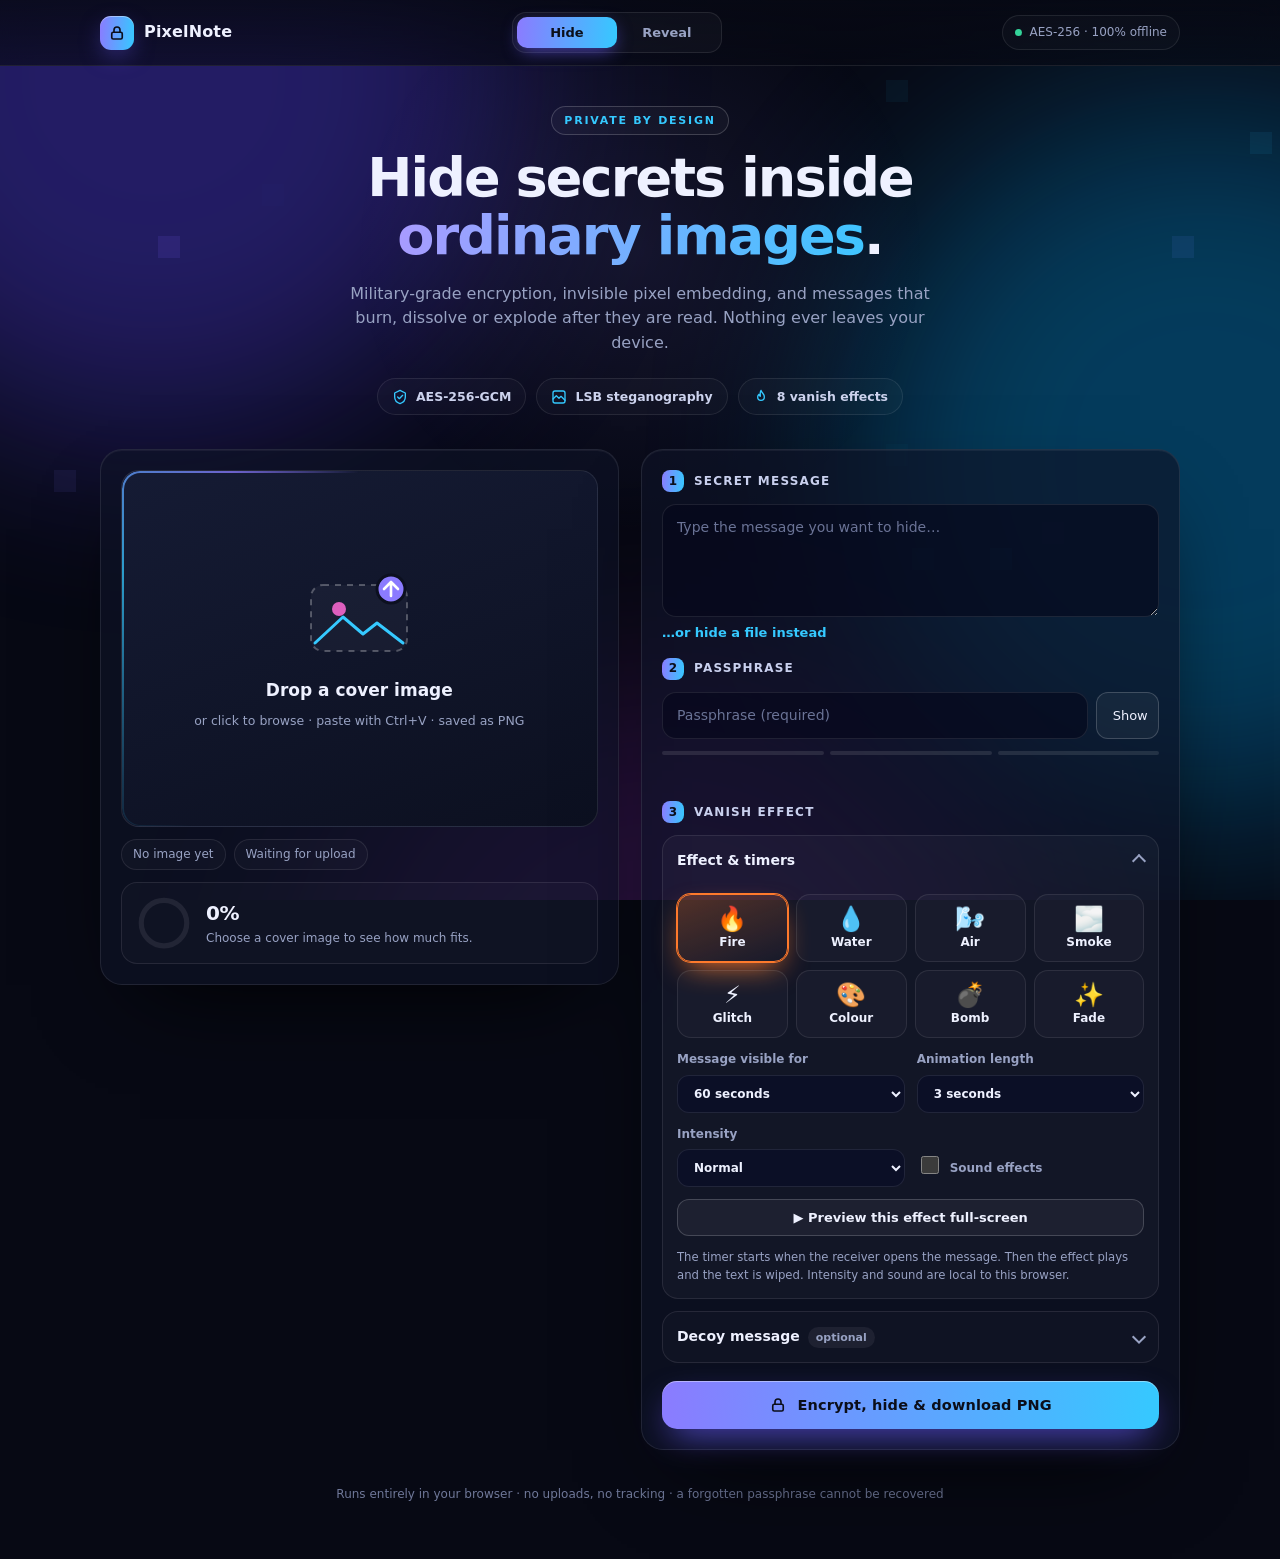
<file: index.html>
<!doctype html>
<html lang="en">
<head>
  <meta charset="utf-8">
  <meta name="viewport" content="width=device-width,initial-scale=1">
  <meta name="theme-color" content="#070914">
  <title>PixelNote — Hide encrypted notes inside images</title>
  <meta name="description" content="Encrypt a message, hide it inside an ordinary image, and reveal it later with cinematic vanish effects. Everything runs in your browser.">
  <link rel="manifest" href="manifest.webmanifest">
  <link rel="icon" href="icon.svg" type="image/svg+xml">
  <link rel="stylesheet" href="style.css">
</head>
<body>
  <canvas id="bg" aria-hidden="true"></canvas>
  <div class="aurora" aria-hidden="true"><i></i><i></i><i></i></div>

  <header class="top">
    <div class="top-in">
      <div class="logo">
        <span class="logo-mark" aria-hidden="true"><svg viewBox="0 0 24 24" width="18" height="18" fill="none" stroke="currentColor" stroke-width="2.2" stroke-linecap="round" stroke-linejoin="round"><rect x="5" y="11" width="14" height="9" rx="2"/><path d="M8 11V8a4 4 0 0 1 8 0v3"/></svg></span>
        <b>PixelNote</b>
      </div>
      <nav class="tabs" role="tablist" data-i="0">
        <span class="tab-ind" aria-hidden="true"></span>
        <button role="tab" data-tab="hide" type="button">Hide</button>
        <button role="tab" data-tab="reveal" type="button">Reveal</button>
      </nav>
      <div class="badge"><i class="dot"></i><span>AES-256 · 100% offline</span></div>
    </div>
  </header>

  <main class="shell">
    <section class="hero">
      <p class="eyebrow">Private by design</p>
      <h1>Hide secrets inside <em>ordinary images</em>.</h1>
      <p class="lead">Military-grade encryption, invisible pixel embedding, and messages that burn, dissolve or explode after they are read. Nothing ever leaves your device.</p>
      <ul class="pills">
        <li><svg viewBox="0 0 24 24"><path d="M12 2l8 4v6c0 5-3.5 8.5-8 10-4.5-1.5-8-5-8-10V6z"/><path d="M8.5 12l2.5 2.5L16 9.5"/></svg>AES-256-GCM</li>
        <li><svg viewBox="0 0 24 24"><rect x="3" y="3" width="18" height="18" rx="3"/><path d="M3 15l5-5 4 4 3-3 6 6"/></svg>LSB steganography</li>
        <li><svg viewBox="0 0 24 24"><path d="M12 2c1 4 5 5 5 10a5 5 0 0 1-10 0c0-2 1-3 2-4 0 2 1 3 2 3 0-4-1-6 1-9z"/></svg>8 vanish effects</li>
      </ul>
    </section>

    <!-- ===================== HIDE ===================== -->
    <section id="hide" class="panel">
      <div class="card col-stage">
        <label class="drop" id="drop-hide">
          <input type="file" id="f-hide" accept="image/*" class="sr">
          <img id="prev-hide" class="prev" alt="Cover image preview" hidden>
          <span class="scan" aria-hidden="true"></span>
          <div class="drop-empty">
            <svg class="drop-art" viewBox="0 0 120 96" aria-hidden="true">
              <rect class="fr" x="12" y="18" width="96" height="66" rx="12"/>
              <circle class="sun" cx="40" cy="42" r="7"/>
              <path class="hill" d="M16 76l28-26 20 17 14-11 26 20"/>
              <g class="up"><circle cx="92" cy="22" r="14"/><path d="M92 29V15M85 22l7-7 7 7"/></g>
            </svg>
            <strong id="name-hide">Drop a cover image</strong>
            <small class="drop-sub">or click to browse · paste with Ctrl+V · saved as PNG</small>
          </div>
          <div class="drop-bar"><span id="bar-hide"></span><em>Change</em></div>
        </label>
        <div class="stats"><span id="dim-hide">No image yet</span><span id="ready-hide">Waiting for upload</span></div>
        <div class="cap" id="capbox">
          <svg viewBox="0 0 64 64" class="ring" aria-hidden="true"><circle class="trk" cx="32" cy="32" r="26"/><circle class="arc" id="cap-arc" cx="32" cy="32" r="26"/></svg>
          <div><b id="cap-pct">0%</b><small id="cap"></small></div>
        </div>
      </div>

      <div class="card col-form">
        <div class="lbl"><b>1</b>Secret message</div>
        <div id="text-box" class="stack">
          <textarea id="msg" rows="4" placeholder="Type the message you want to hide…"></textarea>
          <button class="link" id="attach" type="button">…or hide a file instead</button>
          <input type="file" id="f-payload" class="sr" tabindex="-1">
        </div>
        <div id="chip" class="chip" hidden>
          <svg class="file-ic" viewBox="0 0 24 24" aria-hidden="true"><path d="M14 3H7a2 2 0 0 0-2 2v14a2 2 0 0 0 2 2h10a2 2 0 0 0 2-2V8z"/><path d="M14 3v5h5"/></svg>
          <span id="chip-name"></span>
          <button id="chip-x" type="button" aria-label="Remove file">×</button>
          <i class="fill"></i>
        </div>

        <div class="lbl"><b>2</b>Passphrase</div>
        <div class="row">
          <input id="pass-hide" type="password" placeholder="Passphrase (required)" autocomplete="off">
          <button class="btn eye" type="button" data-for="pass-hide">Show</button>
        </div>
        <div class="meter" id="meter-bar" data-level=""><i></i><i></i><i></i></div>
        <small id="meter"></small>

        <div class="lbl"><b>3</b>Vanish effect</div>
        <details class="settings" open>
          <summary>Effect &amp; timers</summary>
          <div class="fx-grid" role="group" aria-label="Vanish effect">
            <button type="button" class="fx-chip" data-fx="fire"><span>🔥</span>Fire</button>
            <button type="button" class="fx-chip" data-fx="water"><span>💧</span>Water</button>
            <button type="button" class="fx-chip" data-fx="air"><span>🌬️</span>Air</button>
            <button type="button" class="fx-chip" data-fx="smoke"><span>🌫️</span>Smoke</button>
            <button type="button" class="fx-chip" data-fx="glitch"><span>⚡</span>Glitch</button>
            <button type="button" class="fx-chip" data-fx="burst"><span>🎨</span>Colour</button>
            <button type="button" class="fx-chip" data-fx="bomb"><span>💣</span>Bomb</button>
            <button type="button" class="fx-chip" data-fx="fade"><span>✨</span>Fade</button>
          </div>
          <select id="vanish-effect" hidden aria-hidden="true">
            <option value="fire">Fire</option><option value="water">Water</option><option value="air">Air</option><option value="smoke">Smoke</option>
            <option value="glitch">Glitch</option><option value="burst">Colour burst</option><option value="bomb">Bomb</option><option value="fade">Fade</option>
          </select>
          <div class="setting-grid">
            <label>Message visible for
              <select id="visible-for">
                <option value="0">Immediate</option>
                <option value="1">1 second</option>
                <option value="5">5 seconds</option>
                <option value="10">10 seconds</option>
                <option value="30">30 seconds</option>
                <option value="60" selected>60 seconds</option>
                <option value="custom">Custom…</option>
              </select>
              <input id="visible-custom" type="number" min="0" max="60" value="15" hidden aria-label="Custom seconds (0-60)">
            </label>
            <label>Animation length
              <select id="animation-duration">
                <option value="0">Immediate (none)</option>
                <option value="1">1 second</option>
                <option value="2">2 seconds</option>
                <option value="3" selected>3 seconds</option>
                <option value="5">5 seconds</option>
                <option value="10">10 seconds</option>
                <option value="30">30 seconds</option>
                <option value="60">60 seconds</option>
              </select>
            </label>
            <label>Intensity
              <select id="intensity"><option value="0.55">Low</option><option value="1" selected>Normal</option><option value="1.35">High</option></select>
            </label>
            <label class="chk"><input id="sound" type="checkbox"> Sound effects</label>
          </div>
          <button class="btn" id="preview" type="button">▶ Preview this effect full-screen</button>
          <small class="muted">The timer starts when the receiver opens the message. Then the effect plays and the text is wiped. Intensity and sound are local to this browser.</small>
        </details>

        <details>
          <summary>Decoy message <span class="opt">optional</span></summary>
          <p class="muted">A second note with its own passphrase. If you are ever forced to give a passphrase, give this one: it opens the decoy, and nothing in the image shows a second note exists.</p>
          <textarea id="decoy-msg" rows="3" placeholder="Harmless decoy message…"></textarea>
          <div class="row">
            <input id="decoy-pass" type="password" placeholder="Decoy passphrase (different)" autocomplete="off">
            <button class="btn eye" type="button" data-for="decoy-pass">Show</button>
          </div>
        </details>

        <button class="btn primary block" id="go-hide" type="button">
          <svg viewBox="0 0 24 24" width="18" height="18" fill="none" stroke="currentColor" stroke-width="2.2" stroke-linecap="round" stroke-linejoin="round" aria-hidden="true"><rect x="5" y="11" width="14" height="9" rx="2"/><path d="M8 11V8a4 4 0 0 1 8 0v3"/></svg>
          <span>Encrypt, hide &amp; download PNG</span>
        </button>
      </div>
    </section>

    <!-- ===================== REVEAL ===================== -->
    <section id="reveal" class="panel" hidden>
      <div class="card col-stage">
        <label class="drop" id="drop-reveal">
          <input type="file" id="f-reveal" accept="image/*" class="sr">
          <img id="prev-reveal" class="prev" alt="Image preview" hidden>
          <span class="scan" aria-hidden="true"></span>
          <div class="drop-empty">
            <svg class="drop-art" viewBox="0 0 120 96" aria-hidden="true">
              <rect class="fr" x="12" y="18" width="96" height="66" rx="12"/>
              <circle class="sun" cx="40" cy="42" r="7"/>
              <path class="hill" d="M16 76l28-26 20 17 14-11 26 20"/>
              <g class="up"><circle cx="92" cy="22" r="14"/><path d="M92 29V15M85 22l7-7 7 7"/></g>
            </svg>
            <strong id="name-reveal">Drop the PixelNote PNG</strong>
            <small class="drop-sub">use the original file, not a screenshot</small>
          </div>
          <div class="drop-bar"><span id="bar-reveal"></span><em>Change</em></div>
        </label>
        <div class="stats"><span id="dim-reveal">No image yet</span><span id="ready-reveal">Waiting for upload</span></div>
      </div>

      <div class="card col-form">
        <div class="lbl"><b>1</b>Passphrase</div>
        <div class="row">
          <input id="pass-reveal" type="password" placeholder="Passphrase" autocomplete="off">
          <button class="btn eye" type="button" data-for="pass-reveal">Show</button>
        </div>
        <button class="btn primary block" id="go-reveal" type="button">
          <svg viewBox="0 0 24 24" width="18" height="18" fill="none" stroke="currentColor" stroke-width="2.2" stroke-linecap="round" stroke-linejoin="round" aria-hidden="true"><rect x="5" y="11" width="14" height="9" rx="2"/><path d="M8 11V8a4 4 0 0 1 7.5-2"/></svg>
          <span>Unlock &amp; reveal</span>
        </button>

        <div id="countdown" class="countdown" hidden aria-live="polite"></div>
        <div id="vanish-stage" class="vanish-stage" hidden>
          <div id="vanish-text" class="vanish-text" aria-live="polite"></div>
          <small id="vanish-caption">Message vanished</small>
        </div>
        <pre id="out" hidden></pre>
        <div id="file-out" class="chip" hidden><span id="file-meta"></span><button class="btn" id="save" type="button">Download file</button></div>
        <div class="row" id="out-actions" hidden>
          <button class="btn" id="copy" type="button">Copy message</button>
          <button class="btn" id="clear" type="button">Clear now</button>
        </div>
        <small id="auto" class="muted" hidden></small>
      </div>
    </section>

    <footer class="foot">Runs entirely in your browser · no uploads, no tracking · a forgotten passphrase cannot be recovered</footer>
  </main>

  <p id="status" role="status"></p>

  <!-- Processing overlay: animated encrypt / embed / verify / download -->
  <div id="proc" class="proc" hidden role="dialog" aria-modal="true" aria-labelledby="proc-title">
    <div class="proc-card">
      <div class="proc-head"><h2 id="proc-title"></h2><p id="proc-sub"></p></div>
      <div class="proc-stage"><canvas id="proc-canvas"></canvas></div>
      <ol class="steps" id="proc-steps"></ol>
      <div class="bar"><i id="proc-bar"></i></div>
      <div class="proc-actions" id="proc-actions"></div>
    </div>
  </div>

  <script src="fx-ui.js"></script>
  <script src="app.js"></script>
</body>
</html>
</file>
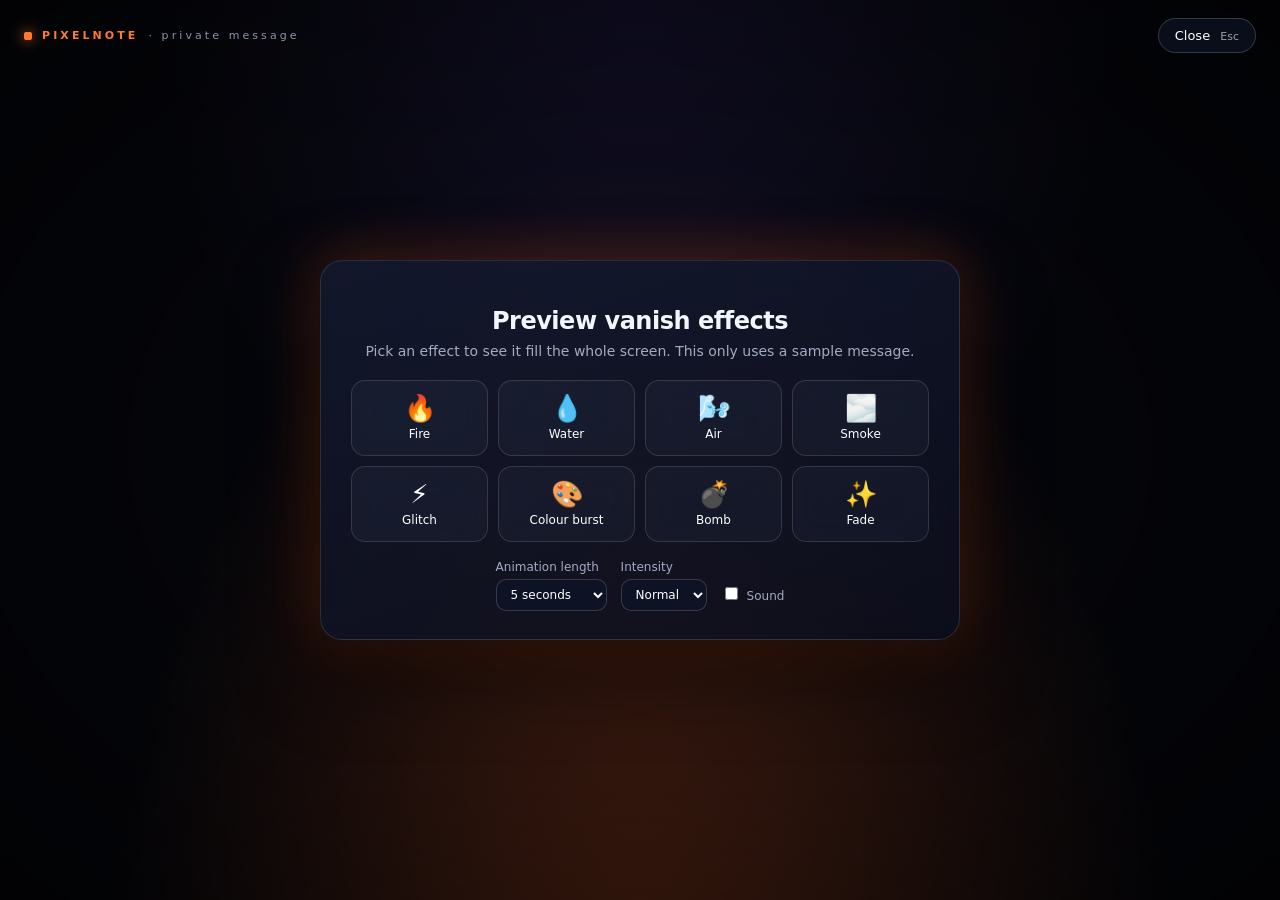
<file: animation.html>
<!doctype html>
<html lang="en">
<head>
<meta charset="utf-8">
<meta name="viewport" content="width=device-width,initial-scale=1">
<title>PixelNote — Private message</title>
<link rel="stylesheet" href="animation.css">
</head>
<body class="fx-fire">
  <canvas id="fx" aria-hidden="true"></canvas>
  <div class="vignette" aria-hidden="true"></div>

  <header id="bar">
    <div id="brand"><i></i>PIXELNOTE <span>· private message</span></div>
    <div class="actions">
      <button id="soundHint" type="button" hidden>🔊 Click to enable sound</button>
      <button id="vanishNow" type="button" hidden>Vanish now</button>
      <button id="close" type="button">Close <kbd>Esc</kbd></button>
    </div>
  </header>

  <main id="hud" hidden>
    <div id="timer" aria-hidden="true">
      <svg viewBox="0 0 44 44" width="44" height="44"><circle class="track" cx="22" cy="22" r="19"/><circle id="ring" cx="22" cy="22" r="19"/></svg>
      <div><b id="count"></b><small id="caption"></small></div>
    </div>
  </main>

  <p id="sr-message" class="sr" aria-live="polite"></p>

  <section id="done" hidden role="status">
    <div class="card">
      <div class="tick"><svg viewBox="0 0 52 52"><circle cx="26" cy="26" r="23"/><path d="M15 27l8 8 14-17"/></svg></div>
      <h2>Message vanished</h2>
      <p id="doneText">The text was cleared from this page. Nothing was saved or logged.</p>
      <div class="row"><button id="again" type="button" hidden>Play again</button><button id="close2" type="button" class="primary">Close</button></div>
    </div>
  </section>

  <section id="gallery" hidden>
    <div class="card wide">
      <h2>Preview vanish effects</h2>
      <p>Pick an effect to see it fill the whole screen. This only uses a sample message.</p>
      <div id="chips"></div>
      <div class="opts">
        <label>Animation length
          <select id="gDur"><option value="1">1 second</option><option value="2">2 seconds</option><option value="3">3 seconds</option><option value="5" selected>5 seconds</option><option value="10">10 seconds</option><option value="30">30 seconds</option><option value="60">60 seconds</option></select>
        </label>
        <label>Intensity
          <select id="gInt"><option value="0.55">Low</option><option value="1" selected>Normal</option><option value="1.35">High</option></select>
        </label>
        <label class="chk"><input id="gSound" type="checkbox"> Sound</label>
      </div>
    </div>
  </section>

  <script src="fx-core.js"></script>
  <script src="fx-fire.js"></script>
  <script src="fx-nature.js"></script>
  <script src="fx-sound.js"></script>
  <script src="animation.js"></script>
</body>
</html>
</file>
<file: style.css>
/* PixelNote web app — dark glass UI */
@property --ang{syntax:'<angle>';initial-value:0deg;inherits:false}
:root{color-scheme:dark;--bg:#070914;--panel:#10142b;--card:rgba(15,19,38,.66);--line:rgba(255,255,255,.09);--line2:rgba(255,255,255,.18);--text:#eef1ff;--muted:#98a2c3;
 --accent:#8b7bff;--accent2:#35c9ff;--accent3:#ff6bd6;--ok:#34d399;--err:#ff7a90;--warn:#ffd27a;--r:22px;
 --grad:linear-gradient(95deg,#8b7bff 0%,#35c9ff 100%);--font:Inter,"Segoe UI",system-ui,-apple-system,Roboto,sans-serif}
*{box-sizing:border-box}
html{scroll-behavior:smooth}
body{margin:0;min-height:100vh;background:var(--bg);color:var(--text);font:14px/1.55 var(--font);overflow-x:hidden;-webkit-font-smoothing:antialiased}
body.modal{overflow:hidden}
[hidden]{display:none!important}
.sr{position:absolute;opacity:0;width:1px;height:1px;pointer-events:none}
.muted{color:var(--muted)}
p.muted{margin:2px 0 4px}

/* ---------- backdrop ---------- */
#bg{position:fixed;inset:0;z-index:0;pointer-events:none}
.aurora{position:fixed;inset:0;z-index:0;pointer-events:none;overflow:hidden}
.aurora i{position:absolute;width:56vmax;height:56vmax;border-radius:50%;filter:blur(100px);opacity:.34;animation:drift 24s ease-in-out infinite alternate}
.aurora i:nth-child(1){background:#5b43ff;left:-16vmax;top:-22vmax}
.aurora i:nth-child(2){background:#009fe8;right:-22vmax;top:8vmax;animation-delay:-8s}
.aurora i:nth-child(3){background:#c23bff;left:24vw;bottom:-38vmax;opacity:.2;animation-delay:-14s}
@keyframes drift{to{transform:translate(9vmax,6vmax) scale(1.18)}}
body::after{content:'';position:fixed;inset:0;z-index:0;pointer-events:none;background:radial-gradient(460px circle at var(--mx,50%) var(--my,28%),rgba(139,123,255,.11),transparent 62%)}

/* ---------- header ---------- */
.top{position:sticky;top:0;z-index:20;background:linear-gradient(#070914d9,#070914a6);backdrop-filter:blur(16px);border-bottom:1px solid var(--line)}
.top-in{max-width:1120px;margin:0 auto;padding:12px 20px;display:flex;align-items:center;justify-content:space-between;gap:14px}
.logo{display:flex;align-items:center;gap:10px;font-size:16px;letter-spacing:.01em}
.logo-mark{display:grid;place-items:center;width:34px;height:34px;border-radius:11px;background:var(--grad);color:#0b0e1a;box-shadow:0 8px 24px -6px #6a5cff99,inset 0 1px 0 #ffffff66}
.tabs{position:relative;display:grid;grid-template-columns:1fr 1fr;padding:4px;border:1px solid var(--line);border-radius:14px;background:#ffffff08;min-width:210px}
.tabs button{position:relative;z-index:1;padding:8px 18px;border:0;background:none;color:var(--muted);font:600 13px var(--font);cursor:pointer;border-radius:10px;transition:color .25s}
.tabs button[aria-selected=true]{color:#0b0e1a}
.tab-ind{position:absolute;top:4px;bottom:4px;left:4px;width:calc(50% - 4px);border-radius:10px;background:var(--grad);box-shadow:0 6px 18px -4px #6a5cffaa;transition:transform .4s cubic-bezier(.3,1.3,.5,1)}
.tabs[data-i="1"] .tab-ind{transform:translateX(100%)}
.badge{display:flex;align-items:center;gap:8px;padding:7px 12px;border:1px solid var(--line);border-radius:999px;background:#ffffff06;color:var(--muted);font-size:12px;white-space:nowrap}
.dot{width:7px;height:7px;border-radius:50%;background:var(--ok);box-shadow:0 0 0 0 #34d39980;animation:ping 2.2s infinite}
@keyframes ping{70%{box-shadow:0 0 0 8px #34d39900}100%{box-shadow:0 0 0 0 #34d39900}}

/* ---------- layout ---------- */
.shell{position:relative;z-index:1;max-width:1120px;margin:0 auto;padding:34px 20px 56px}
.hero{text-align:center;margin:6px auto 34px;max-width:760px}
.eyebrow{display:inline-block;margin:0 0 14px;padding:5px 12px;border:1px solid var(--line2);border-radius:999px;background:#ffffff08;color:var(--accent2);font-size:11px;font-weight:700;letter-spacing:.16em;text-transform:uppercase}
.hero h1{margin:0;font-size:clamp(30px,5.4vw,54px);line-height:1.08;letter-spacing:-.035em;font-weight:800}
.hero h1 em{font-style:normal;background:linear-gradient(95deg,#a99bff,#35c9ff 55%,#ff6bd6);background-size:200% 100%;-webkit-background-clip:text;background-clip:text;color:transparent;animation:shimmerText 6s ease-in-out infinite alternate}
@keyframes shimmerText{to{background-position:100% 0}}
.lead{margin:16px auto 0;max-width:600px;color:var(--muted);font-size:16px}
.pills{display:flex;flex-wrap:wrap;gap:10px;justify-content:center;list-style:none;margin:22px 0 0;padding:0}
.pills li{display:flex;align-items:center;gap:8px;padding:8px 14px;border:1px solid var(--line);border-radius:999px;background:#ffffff06;font-size:12.5px;font-weight:600;color:#cdd3ee}
.pills svg{width:16px;height:16px;fill:none;stroke:var(--accent2);stroke-width:2;stroke-linecap:round;stroke-linejoin:round}

.panel{display:grid;grid-template-columns:minmax(0,1fr) minmax(0,1.04fr);gap:22px;align-items:start}
.panel:not([hidden]){animation:panelIn .55s cubic-bezier(.2,.8,.2,1) both}
.panel .card:nth-child(2){animation:panelIn .55s .08s cubic-bezier(.2,.8,.2,1) both}
@keyframes panelIn{from{opacity:0;transform:translateY(18px) scale(.985);filter:blur(6px)}to{opacity:1;transform:none;filter:none}}
@media(max-width:880px){.panel{grid-template-columns:1fr}.badge{display:none}.top-in{justify-content:space-between}}

.card{position:relative;display:flex;flex-direction:column;gap:12px;padding:20px;border:1px solid var(--line);border-radius:var(--r);background:var(--card);backdrop-filter:blur(20px);box-shadow:0 40px 90px -40px #000,inset 0 1px 0 #ffffff0d}
.col-stage{position:sticky;top:84px}
@media(max-width:880px){.col-stage{position:static}}
.stack{display:flex;flex-direction:column;gap:6px}
.lbl{display:flex;align-items:center;gap:10px;margin-top:4px;font-size:12px;font-weight:700;letter-spacing:.1em;text-transform:uppercase;color:#c9d0ee}
.lbl b{display:grid;place-items:center;width:22px;height:22px;border-radius:8px;background:var(--grad);color:#0b0e1a;font-size:12px;letter-spacing:0}
.lbl:first-child{margin-top:0}
.row{display:flex;gap:8px}
.foot{margin-top:34px;text-align:center;color:#6f7899;font-size:12px}

/* ---------- drop zone ---------- */
.drop{position:relative;display:grid;place-items:center;min-height:300px;aspect-ratio:4/3;border-radius:18px;background:linear-gradient(160deg,#151b34,#0c1020);border:1px solid var(--line);overflow:hidden;cursor:pointer;isolation:isolate;transition:transform .35s cubic-bezier(.3,1.4,.5,1),box-shadow .35s,border-color .3s}
.drop::before{content:'';position:absolute;inset:0;z-index:3;border-radius:inherit;padding:1.5px;pointer-events:none;background:conic-gradient(from var(--ang),transparent 0 62%,var(--accent2) 80%,var(--accent) 90%,transparent);-webkit-mask:linear-gradient(#000 0 0) content-box,linear-gradient(#000 0 0);-webkit-mask-composite:xor;mask:linear-gradient(#000 0 0) content-box exclude,linear-gradient(#000 0 0);animation:spin 5s linear infinite;opacity:.75;transition:opacity .3s}
@keyframes spin{to{--ang:360deg}}
.drop:hover,.drop:focus-within{box-shadow:0 20px 60px -20px #6a5cff77}
.drop.over{transform:scale(1.02);box-shadow:0 0 0 4px #35c9ff2e,0 30px 80px -20px #35c9ff88;border-color:var(--accent2)}
.drop.over::before{opacity:1;animation-duration:1.4s}
.drop-empty{display:flex;flex-direction:column;align-items:center;gap:8px;padding:20px;text-align:center;z-index:1;transition:opacity .35s,transform .35s}
.drop-empty strong{font-size:17px;word-break:break-all}
.drop-sub{color:var(--muted);font-size:12.5px}
.drop-art{width:120px;height:96px;margin-bottom:6px;animation:floaty 3.6s ease-in-out infinite}
.drop-art .fr{fill:#ffffff08;stroke:#ffffff44;stroke-width:2;stroke-dasharray:6 6;animation:march 1.6s linear infinite}
.drop-art .sun{fill:var(--accent3);opacity:.85}
.drop-art .hill{fill:none;stroke:var(--accent2);stroke-width:3;stroke-linecap:round;stroke-linejoin:round}
.drop-art .up circle{fill:var(--accent);stroke:#0c1020;stroke-width:3}
.drop-art .up path{fill:none;stroke:#fff;stroke-width:2.6;stroke-linecap:round;stroke-linejoin:round;animation:nudge 1.8s ease-in-out infinite}
@keyframes floaty{50%{transform:translateY(-7px)}}
@keyframes march{to{stroke-dashoffset:-24}}
@keyframes nudge{50%{transform:translateY(-2.5px)}}
.prev{position:absolute;inset:0;width:100%;height:100%;object-fit:cover;z-index:0;transform:scale(1.08);filter:blur(10px) saturate(1.3);opacity:0;transition:transform .9s cubic-bezier(.2,.8,.2,1),filter .9s,opacity .5s}
.drop.has-img .prev{transform:none;filter:none;opacity:1}
.drop.has-img .drop-empty{opacity:0;transform:scale(.9);pointer-events:none}
.scan{position:absolute;left:0;right:0;top:-30%;height:30%;z-index:2;pointer-events:none;opacity:0;background:linear-gradient(to bottom,transparent,rgba(53,201,255,.28) 85%,rgba(160,240,255,.9) 99%,transparent);box-shadow:0 8px 28px 4px #35c9ff55}
.drop.scanning .scan{opacity:1;animation:sweep 1.7s cubic-bezier(.4,0,.2,1) both}
@keyframes sweep{from{top:-30%}to{top:112%}}
.drop.scanning::after{content:'';position:absolute;inset:0;z-index:2;pointer-events:none;background:repeating-linear-gradient(0deg,#35c9ff22 0 1px,transparent 1px 22px),repeating-linear-gradient(90deg,#35c9ff22 0 1px,transparent 1px 22px);animation:gridOut 1.8s ease-out both}
@keyframes gridOut{from{opacity:1}to{opacity:0}}
.drop-bar{position:absolute;left:0;right:0;bottom:0;z-index:4;display:flex;justify-content:space-between;align-items:center;gap:10px;padding:26px 14px 12px;background:linear-gradient(to top,#050712f0,transparent);transform:translateY(100%);transition:transform .45s cubic-bezier(.2,.8,.2,1);font-weight:600}
.drop-bar span{overflow:hidden;text-overflow:ellipsis;white-space:nowrap}
.drop-bar em{font-style:normal;padding:4px 10px;border:1px solid var(--line2);border-radius:999px;font-size:12px;color:#cdd3ee;background:#ffffff10}
.drop.has-img .drop-bar{transform:none}
.stats{display:flex;gap:8px;flex-wrap:wrap}
.stats span{padding:5px 11px;border:1px solid var(--line);border-radius:999px;background:#ffffff06;color:var(--muted);font-size:12px;transition:color .3s,border-color .3s}
.stats span.on{color:#d9fff0;border-color:#34d39966;background:#34d3991a}

/* ---------- capacity ring ---------- */
.cap{display:flex;align-items:center;gap:14px;padding:12px 14px;border:1px solid var(--line);border-radius:16px;background:#ffffff05}
.ring{width:56px;height:56px;transform:rotate(-90deg);flex:none}
.ring circle{fill:none;stroke-width:6}
.ring .trk{stroke:#ffffff14}
.ring .arc{stroke:var(--accent2);stroke-linecap:round;transition:stroke-dashoffset .7s cubic-bezier(.2,.8,.2,1),stroke .3s;filter:drop-shadow(0 0 5px #35c9ff88)}
.cap.over .arc{stroke:var(--err);filter:drop-shadow(0 0 5px #ff7a9099)}
.cap b{display:block;font-size:20px;letter-spacing:-.02em;font-variant-numeric:tabular-nums}
.cap small{display:block;color:var(--muted);font-size:12px}
.cap.over small{color:var(--err)}

/* ---------- form controls ---------- */
textarea,input[type=password],input[type=text],input[type=number]{width:100%;padding:12px 14px;border:1px solid var(--line);border-radius:14px;background:#06081a99;color:var(--text);font:inherit;resize:vertical;transition:border-color .25s,box-shadow .25s,background .25s}
textarea::placeholder,input::placeholder{color:#6a7396}
textarea:focus,input:focus,select:focus{outline:none;border-color:var(--accent);box-shadow:0 0 0 4px #8b7bff26;background:#080b20}
select{width:100%;min-width:0;padding:10px 12px;border:1px solid var(--line);border-radius:12px;background:#0b0f26;color:var(--text);font:inherit;cursor:pointer}
.link{align-self:flex-start;padding:2px 0;border:0;background:none;color:var(--accent2);font:600 13px var(--font);cursor:pointer;transition:opacity .2s,transform .2s}
.link:hover{opacity:.8;transform:translateX(2px)}
.btn{padding:10px 16px;border:1px solid var(--line2);border-radius:12px;background:#ffffff0c;color:var(--text);font:600 13px var(--font);cursor:pointer;white-space:nowrap;transition:transform .2s,border-color .2s,background .2s,box-shadow .2s}
.btn:hover{border-color:var(--accent);background:#ffffff14;transform:translateY(-1px)}
.btn:active{transform:translateY(0) scale(.98)}
.btn:disabled{opacity:.55;cursor:progress}
.btn:focus-visible,.fx-chip:focus-visible,.tabs button:focus-visible,.link:focus-visible{outline:2px solid var(--accent2);outline-offset:2px}
.eye{font-weight:500;min-width:62px}
.btn.primary{position:relative;display:inline-flex;align-items:center;justify-content:center;gap:10px;overflow:hidden;border:0;color:#0b0e1a;font-size:14.5px;font-weight:800;letter-spacing:.01em;background:var(--grad);box-shadow:0 14px 34px -10px #6a5cffcc,inset 0 1px 0 #ffffff66}
.btn.primary:hover{filter:brightness(1.07);box-shadow:0 18px 44px -10px #6a5cffee,inset 0 1px 0 #ffffff66}
.btn.primary::after{content:'';position:absolute;top:0;bottom:0;width:60%;left:-80%;background:linear-gradient(100deg,transparent,#ffffff77,transparent);transform:skewX(-20deg);animation:shine 3.6s ease-in-out infinite}
@keyframes shine{0%,55%{left:-80%}100%{left:140%}}
.btn.block{width:100%;padding:15px 20px;border-radius:15px;margin-top:6px}

.meter{display:flex;gap:6px}
.meter i{flex:1;height:4px;border-radius:4px;background:#ffffff1a;transition:background .3s,box-shadow .3s}
.meter[data-level=Weak] i:nth-child(1){background:var(--err);box-shadow:0 0 10px #ff7a9066}
.meter[data-level=OK] i:nth-child(-n+2){background:var(--warn);box-shadow:0 0 10px #ffd27a55}
.meter[data-level=Strong] i{background:var(--ok);box-shadow:0 0 10px #34d39966}
#meter{min-height:18px;color:var(--muted);font-size:12px}
#meter[data-level=Weak]{color:var(--err)}#meter[data-level=OK]{color:var(--warn)}#meter[data-level=Strong]{color:var(--ok)}

details{padding:4px 14px;border:1px solid var(--line);border-radius:16px;background:#ffffff05;transition:background .3s}
details[open]{display:block;padding-bottom:14px;background:#ffffff08}
details>:not(summary){margin-top:12px}
details>.btn{display:block;width:100%}
details>small{display:block}
summary{cursor:pointer;font-weight:700;padding:10px 0;list-style:none;display:flex;align-items:center;gap:8px}
summary::-webkit-details-marker{display:none}
summary::after{content:'';margin-left:auto;width:8px;height:8px;border-right:2px solid var(--muted);border-bottom:2px solid var(--muted);transform:rotate(45deg);transition:transform .3s}
details[open] summary::after{transform:rotate(-135deg)}
.opt{padding:2px 8px;border-radius:999px;background:#ffffff10;color:var(--muted);font-size:11px;font-weight:600}
details[open]>:not(summary){animation:fadeUp .4s both}
@keyframes fadeUp{from{opacity:0;transform:translateY(6px)}to{opacity:1;transform:none}}

.fx-grid{display:grid;grid-template-columns:repeat(4,1fr);gap:8px}
@media(max-width:430px){.fx-grid{grid-template-columns:repeat(2,1fr)}}
.fx-chip{--c:var(--accent);position:relative;display:flex;flex-direction:column;align-items:center;gap:4px;padding:12px 4px;border:1px solid var(--line);border-radius:14px;background:#ffffff07;color:var(--text);font:600 12px var(--font);cursor:pointer;transition:transform .25s cubic-bezier(.3,1.5,.5,1),border-color .25s,background .25s,box-shadow .25s}
.fx-chip span{font-size:24px;line-height:1;transition:transform .3s}
.fx-chip:hover{transform:translateY(-3px);border-color:var(--c)}
.fx-chip:hover span{transform:scale(1.2) rotate(-6deg)}
.fx-chip[aria-pressed=true]{border-color:var(--c);background:linear-gradient(160deg,color-mix(in srgb,var(--c) 28%,transparent),#ffffff05);box-shadow:0 0 0 1px var(--c),0 12px 30px -10px var(--c)}
.fx-chip[data-fx=fire]{--c:#ff7a2c}.fx-chip[data-fx=water]{--c:#3aa8ff}.fx-chip[data-fx=air]{--c:#b9d4ff}.fx-chip[data-fx=smoke]{--c:#aab4d4}
.fx-chip[data-fx=glitch]{--c:#c58bff}.fx-chip[data-fx=burst]{--c:#ff58b4}.fx-chip[data-fx=bomb]{--c:#ff4a2a}.fx-chip[data-fx=fade]{--c:#b6b6ff}
.setting-grid{display:grid;grid-template-columns:1fr 1fr;gap:12px}
@media(max-width:430px){.setting-grid{grid-template-columns:1fr}}
.setting-grid label{display:flex;flex-direction:column;gap:6px;font-size:12px;font-weight:600;color:var(--muted)}
.setting-grid .chk{flex-direction:row;align-items:flex-end;gap:8px;padding-bottom:10px;cursor:pointer}
.setting-grid input[type=checkbox]{width:18px;height:18px;accent-color:var(--accent)}

.chip{position:relative;display:flex;align-items:center;gap:10px;padding:11px 14px;overflow:hidden;background:#ffffff08;border:1px solid var(--line);border-radius:14px;word-break:break-all}
.chip:not([hidden]){animation:chipIn .5s cubic-bezier(.3,1.4,.5,1) both}
@keyframes chipIn{from{opacity:0;transform:translateY(10px) scale(.96)}to{opacity:1;transform:none}}
.chip span{flex:1}
.chip .file-ic{width:22px;height:22px;flex:none;fill:none;stroke:var(--accent2);stroke-width:1.8;stroke-linecap:round;stroke-linejoin:round}
.chip button:not(.btn){border:0;background:#ffffff10;color:var(--muted);width:26px;height:26px;border-radius:8px;font-size:17px;line-height:1;cursor:pointer;transition:background .2s,color .2s}
.chip button:not(.btn):hover{background:#ff7a9033;color:#fff}
.chip .fill{position:absolute;left:0;bottom:0;height:3px;width:100%;background:var(--grad);transform-origin:left;transform:scaleX(0);animation:fillBar .9s .1s cubic-bezier(.4,0,.2,1) forwards}
@keyframes fillBar{to{transform:scaleX(1)}}
.countdown{padding:10px 14px;border:1px solid var(--line);background:#ffffff08;border-radius:14px;font-weight:700;text-align:center;font-variant-numeric:tabular-nums}
#out{margin:0;padding:14px;max-height:220px;overflow:auto;white-space:pre-wrap;word-break:break-word;background:#06081a99;border:1px solid var(--line);border-radius:14px;font:inherit}

/* ---------- toast ---------- */
#status:empty{display:none}
#status{position:fixed;left:50%;bottom:26px;z-index:70;transform:translateX(-50%);margin:0;max-width:min(580px,92vw);padding:12px 18px;border-radius:14px;background:#0d2a24f2;border:1px solid #34d39955;color:#a4f5d4;backdrop-filter:blur(14px);box-shadow:0 24px 60px -16px #000;animation:toast .45s cubic-bezier(.3,1.4,.5,1)}
#status.err{background:#33161df2;border-color:#ff7a9066;color:#ffc0cb}
@keyframes toast{from{opacity:0;transform:translate(-50%,24px) scale(.95)}to{opacity:1;transform:translate(-50%,0)}}

/* ---------- processing overlay ---------- */
.proc{position:fixed;inset:0;z-index:60;display:grid;place-items:center;padding:18px;background:radial-gradient(ellipse at center,rgba(20,16,50,.78),rgba(3,5,12,.9));backdrop-filter:blur(16px);animation:fade .35s both;overflow:auto}
@keyframes fade{from{opacity:0}}
.proc-card{width:min(720px,100%);padding:22px;border:1px solid var(--line2);border-radius:26px;background:linear-gradient(160deg,#161c3ae6,#0a0e20f2);box-shadow:0 50px 120px -30px #000,0 0 90px -30px #8b7bff99;animation:procIn .6s cubic-bezier(.2,.9,.3,1.1) both}
@keyframes procIn{from{opacity:0;transform:translateY(24px) scale(.94)}to{opacity:1;transform:none}}
.proc-head{text-align:center;margin-bottom:12px}
.proc-head h2{margin:0;font-size:22px;letter-spacing:-.02em}
.proc-head p{margin:4px 0 0;color:var(--muted);font-size:13.5px}
.proc-stage{border-radius:18px;overflow:hidden;border:1px solid var(--line);background:radial-gradient(ellipse at 50% 40%,#1b2150,#080b1c)}
.proc-stage canvas{display:block;width:100%;height:auto;aspect-ratio:640/380}
.steps{display:flex;flex-wrap:wrap;justify-content:center;gap:8px;list-style:none;padding:0;margin:16px 0 12px}
.steps li{display:flex;align-items:center;gap:8px;padding:7px 12px 7px 9px;border:1px solid var(--line);border-radius:999px;background:#ffffff06;color:#7c86a8;font-size:12.5px;font-weight:600;transition:color .3s,border-color .3s,background .3s}
.steps .ic{position:relative;width:16px;height:16px;border-radius:50%;border:2px solid #ffffff2e;flex:none;transition:all .3s}
.steps li.active{color:#fff;border-color:var(--accent2);background:#35c9ff14;box-shadow:0 0 20px -6px var(--accent2)}
.steps li.active .ic{border-color:#35c9ff44;border-top-color:var(--accent2);animation:rot .8s linear infinite}
.steps li.done{color:#d6fbea;border-color:#34d39955}
.steps li.done .ic{background:var(--ok);border-color:var(--ok)}
.steps li.done .ic::after{content:'';position:absolute;left:3.5px;top:1px;width:4px;height:7px;border:solid #052e1f;border-width:0 2px 2px 0;transform:rotate(45deg)}
.steps li.fail{color:#ffd0d8;border-color:#ff7a9077;background:#ff7a9014}
.steps li.fail .ic{background:var(--err);border-color:var(--err)}
@keyframes rot{to{transform:rotate(360deg)}}
.bar{height:5px;border-radius:5px;background:#ffffff14;overflow:hidden}
.bar i{display:block;height:100%;width:0;border-radius:5px;background:var(--grad);box-shadow:0 0 14px #35c9ff99;transition:width .7s cubic-bezier(.3,.9,.3,1)}
.proc-actions{display:flex;flex-wrap:wrap;justify-content:center;gap:10px;margin-top:16px;min-height:4px}
.proc-actions .btn.primary{padding:12px 22px}
.proc-actions .btn:not(.primary){padding:12px 18px}
.proc-actions .btn{animation:chipIn .5s cubic-bezier(.3,1.4,.5,1) both}

@media(prefers-reduced-motion:reduce){*,*::before,*::after{animation-duration:.01ms!important;animation-iteration-count:1!important;transition-duration:.01ms!important}}

/* ---------- local fallback view (when the full-screen tab cannot open) ---------- */
/* Local fallback view (used only if the full-screen tab cannot open, and for hidden files) */
.vanish-stage { min-height: 110px; display: flex; flex-direction: column; justify-content: center; align-items: center; gap: 10px; padding: 18px 12px; border: 1px solid var(--line); border-radius: 12px; overflow: hidden; background: radial-gradient(ellipse at center, rgba(111,83,180,.16), transparent 72%), var(--panel); text-align: center; }
.vanish-text { max-width: 100%; white-space: pre-wrap; overflow-wrap: anywhere; font-size: 15px; font-weight: 650; }
#vanish-caption { color: var(--muted); }
.vanish-text.vanishing { animation-duration: var(--vanish-duration, 3s); animation-fill-mode: forwards; animation-timing-function: ease-in-out; }
.vanish-text.fire.vanishing { animation-name: fire-vanish; }
.vanish-text.water.vanishing { animation-name: water-vanish; }
.vanish-text.air.vanishing { animation-name: air-vanish; }
.vanish-text.glitch.vanishing { animation-name: glitch-vanish; }
.vanish-text.fade.vanishing { animation-name: fade-vanish; }
@keyframes fire-vanish { 0% { opacity:1; filter:brightness(1); transform:translateY(0) scale(1); text-shadow:0 0 2px #fb923c; } 25% { color:#fb923c; filter:brightness(1.8); text-shadow:0 0 8px #f97316,0 0 18px #dc2626; } 65% { opacity:.8; filter:blur(1px) brightness(1.4); transform:translateY(-8px) scale(1.02); letter-spacing:1px; } 100% { opacity:0; filter:blur(8px) brightness(2); transform:translateY(-24px) scale(.92); text-shadow:0 -12px 18px #f97316; } }
@keyframes water-vanish { 0% { opacity:1; filter:blur(0); transform:scale(1); } 35% { color:#38bdf8; filter:blur(.5px); text-shadow:0 5px 14px #0284c7; } 100% { opacity:0; filter:blur(12px); transform:translateY(8px) scale(1.12); letter-spacing:2px; } }
@keyframes air-vanish { 0% { opacity:1; filter:blur(0); transform:translateY(0); } 45% { opacity:.65; filter:blur(2px); transform:translateY(-8px) skewX(-4deg); } 100% { opacity:0; filter:blur(14px); transform:translate(18px,-18px) scale(1.06); } }
@keyframes glitch-vanish { 0% { opacity:1; transform:translateX(0); clip-path:inset(0); } 15% { text-shadow:2px 0 #f43f5e,-2px 0 #38bdf8; transform:translateX(2px); } 35% { clip-path:inset(20% 0 45% 0); transform:translateX(-3px); } 55% { clip-path:inset(60% 0 5% 0); text-shadow:-3px 0 #a78bfa,3px 0 #22d3ee; } 100% { opacity:0; filter:blur(4px); transform:scale(.96); clip-path:inset(50% 0 50% 0); } }
@keyframes fade-vanish { to { opacity:0; filter:blur(4px); transform:scale(.98); } }
@media (prefers-reduced-motion: reduce) { .vanish-text.vanishing { animation-duration: .01ms !important; } }
.vanish-text.smoke.vanishing,.vanish-text.burst.vanishing,.vanish-text.bomb.vanishing { animation-name: air-vanish; }
</file>
<file: animation.css>
*{box-sizing:border-box}
html,body{margin:0;width:100%;height:100%;overflow:hidden;background:#05060b;color:#f4f6ff;font-family:Inter,"Segoe UI",system-ui,-apple-system,sans-serif}
body{--accent:#ff7a2c;--glow:rgba(255,100,30,.3);
  background:radial-gradient(ellipse at 50% 120%,var(--glow),transparent 60%),radial-gradient(ellipse at 50% -10%,rgba(120,90,255,.12),transparent 55%),#05060b;transition:background .6s}
body.fx-water{--accent:#4cc8ff;--glow:rgba(30,120,255,.28)}
body.fx-air{--accent:#cfe3ff;--glow:rgba(150,180,255,.2)}
body.fx-smoke{--accent:#cfd6ea;--glow:rgba(120,130,170,.2)}
body.fx-glitch{--accent:#c58bff;--glow:rgba(160,60,255,.25)}
body.fx-burst{--accent:#ff58b4;--glow:rgba(255,80,180,.25)}
body.fx-bomb{--accent:#ff4a2a;--glow:rgba(255,60,20,.3)}
body.fx-fade{--accent:#b6b6ff;--glow:rgba(150,150,255,.18)}
#fx,.vignette{position:fixed;inset:0;width:100%;height:100%}
.vignette{pointer-events:none;background:radial-gradient(ellipse at center,transparent 35%,rgba(0,0,0,.55) 100%)}
.sr{position:absolute;width:1px;height:1px;overflow:hidden;clip:rect(0 0 0 0);white-space:nowrap}

#bar{position:fixed;z-index:5;top:0;left:0;right:0;display:flex;justify-content:space-between;align-items:center;padding:18px 24px}
#brand{font-size:11px;letter-spacing:.28em;font-weight:700;color:var(--accent);display:flex;align-items:center;gap:10px}
#brand i{width:8px;height:8px;border-radius:2px;background:var(--accent);box-shadow:0 0 14px var(--accent)}
#brand span{color:#8d94aa;font-weight:500}
.actions{display:flex;gap:10px}
button{font:inherit;color:#fff;cursor:pointer}
.actions button,.card button{border:1px solid #ffffff2b;background:#0f1424b8;backdrop-filter:blur(12px);border-radius:999px;padding:9px 16px;font-size:13px;transition:border-color .2s,transform .2s,background .2s}
.actions button:hover,.card button:hover{border-color:var(--accent);transform:translateY(-1px)}
.actions button:focus-visible,.card button:focus-visible,select:focus-visible,#chips button:focus-visible{outline:2px solid var(--accent);outline-offset:2px}
kbd{font:inherit;font-size:11px;opacity:.6;margin-left:6px}

#hud{position:fixed;z-index:4;left:0;right:0;bottom:7vh;display:flex;justify-content:center;pointer-events:none}
#timer{display:flex;align-items:center;gap:14px;padding:10px 20px 10px 12px;border:1px solid #ffffff1c;border-radius:999px;background:#0b1020a8;backdrop-filter:blur(12px);transition:opacity .4s}
#timer svg{transform:rotate(-90deg)}
#timer circle{fill:none;stroke-width:3}
#timer .track{stroke:#ffffff1c}
#ring{stroke:var(--accent);stroke-linecap:round;stroke-dasharray:119.4;filter:drop-shadow(0 0 4px var(--accent))}
#timer b{display:block;font-size:20px;font-variant-numeric:tabular-nums;letter-spacing:-.01em}
#timer small{display:block;color:#9aa2b8;font-size:12px}

#done,#gallery{position:fixed;inset:0;z-index:6;display:flex;align-items:center;justify-content:center;padding:24px;animation:rise .7s cubic-bezier(.2,.8,.2,1) both}
#done[hidden],#gallery[hidden]{display:none}
.card{max-width:440px;width:100%;text-align:center;padding:34px 30px 28px;border:1px solid #ffffff1f;border-radius:22px;background:linear-gradient(160deg,#141a30d9,#0a0e1ecc);backdrop-filter:blur(18px);box-shadow:0 30px 80px #0009,0 0 60px var(--glow)}
.card.wide{max-width:640px}
.card h2{margin:12px 0 6px;font-size:24px;letter-spacing:-.02em}
.card p{margin:0 0 18px;color:#a3abc2;font-size:14px;line-height:1.5}
.card .row{display:flex;gap:10px;justify-content:center}
.card button.primary{background:var(--accent);border-color:var(--accent);color:#10131f;font-weight:700}
.tick svg{width:62px;height:62px;fill:none;stroke:var(--accent);stroke-width:2.4;stroke-linecap:round;stroke-linejoin:round;filter:drop-shadow(0 0 10px var(--accent))}
.tick circle{stroke-dasharray:145;stroke-dashoffset:145;animation:draw .8s .1s ease forwards}
.tick path{stroke-dasharray:40;stroke-dashoffset:40;animation:draw .5s .7s ease forwards}
@keyframes draw{to{stroke-dashoffset:0}}
@keyframes rise{from{opacity:0;transform:translateY(18px) scale(.98);filter:blur(6px)}to{opacity:1;transform:none;filter:none}}

#chips{display:grid;grid-template-columns:repeat(4,1fr);gap:10px;margin:6px 0 18px}
#chips button{display:flex;flex-direction:column;align-items:center;gap:6px;padding:14px 6px;border:1px solid #ffffff22;border-radius:14px;background:#ffffff08;font-size:12px;transition:.2s}
#chips button span{font-size:26px;line-height:1}
#chips button:hover{border-color:var(--accent);background:#ffffff12;transform:translateY(-2px)}
.opts{display:flex;gap:14px;justify-content:center;flex-wrap:wrap;color:#a3abc2;font-size:12px}
.opts label{display:flex;flex-direction:column;gap:5px;text-align:left}
.opts .chk{flex-direction:row;align-items:flex-end;gap:6px;padding-bottom:8px}
select{padding:7px 10px;border-radius:10px;border:1px solid #ffffff2b;background:#0d1224;color:#fff;font:inherit}
@media(max-width:560px){#chips{grid-template-columns:repeat(2,1fr)}#brand span{display:none}}
@media(prefers-reduced-motion:reduce){*{animation-duration:.01ms!important;transition-duration:.01ms!important}}
[hidden]{display:none!important}
</file>
